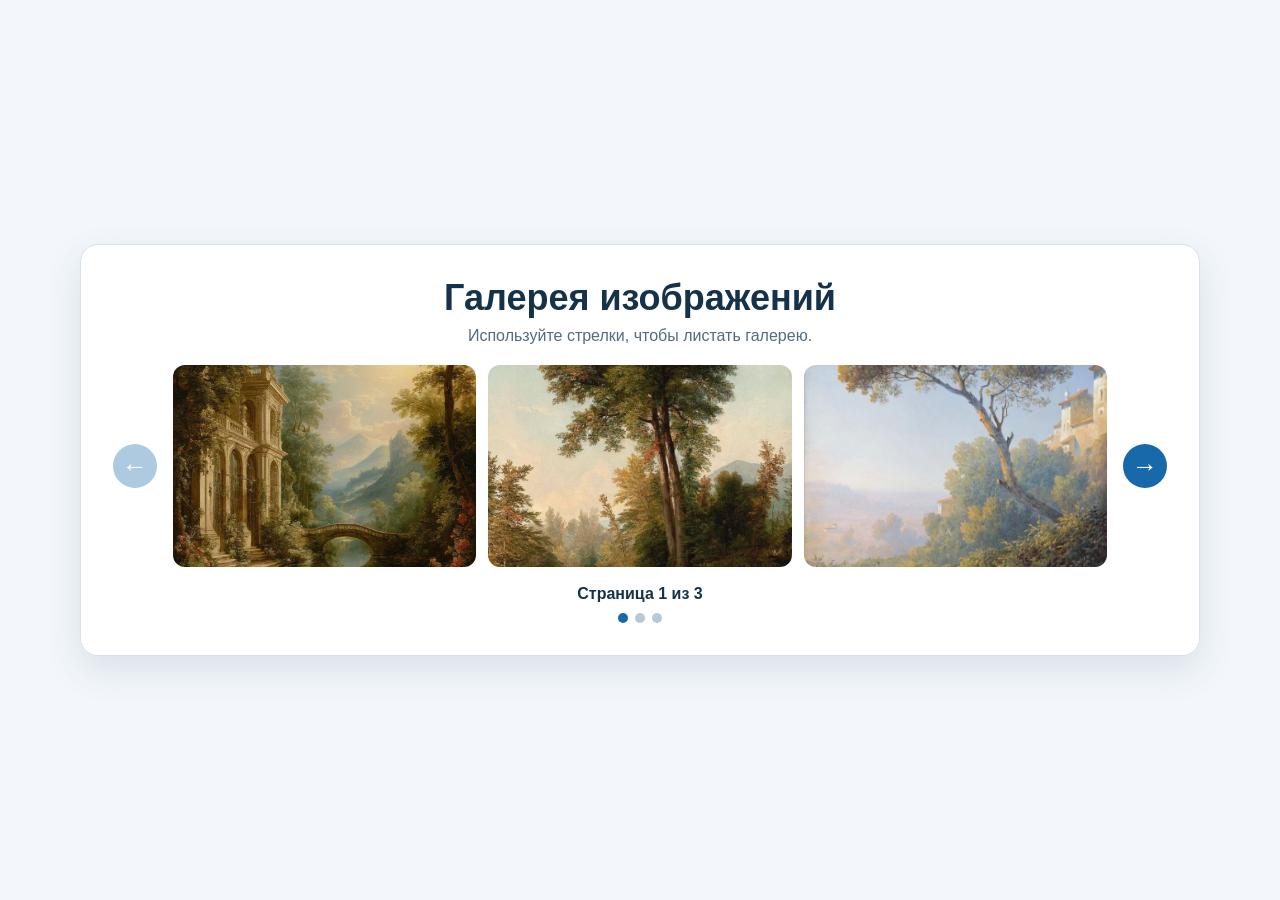
<file: index.html>
<!DOCTYPE html>
<html lang="ru">
<head>
  <meta charset="UTF-8">
  <meta name="viewport" content="width=device-width, initial-scale=1.0">
  <title>Галерея — Задание 7</title>
  <link rel="stylesheet" href="style.css">
  <script src="script.js" defer></script>
</head>
<body>
  <main class="page">
    <section class="gallery" aria-labelledby="gallery-title">
      <h1 id="gallery-title">Галерея изображений</h1>
      <p class="description">Используйте стрелки, чтобы листать галерею.</p>

      <div class="slider">
        <button
          class="slider-button slider-button-prev"
          id="prev-button"
          type="button"
          aria-label="Предыдущая страница"
        >
          <span aria-hidden="true">&#8592;</span>
        </button>

        <div class="slider-viewport" id="slider-viewport">
          <div class="slider-track" id="slider-track">
            <figure class="slide">
              <img src="1.jpg" alt="Пейзаж с архитектурой, мостом и горами">
            </figure>
            <figure class="slide">
              <img src="2.jpg" alt="Пейзаж с большим деревом и ручьём">
            </figure>
            <figure class="slide">
              <img src="3.jpg" alt="Пейзаж с сосной у виллы">
            </figure>
            <figure class="slide">
              <img src="4.jpg" alt="Лесной пейзаж с солнечным светом">
            </figure>
            <figure class="slide">
              <img src="5.jpg" alt="Пейзаж с большим деревом под облачным небом">
            </figure>
            <figure class="slide">
              <img src="6.jpg" alt="Весенний пейзаж с деревьями у воды">
            </figure>
            <figure class="slide">
              <img src="7.jpg" alt="Горный пейзаж с озером">
            </figure>
            <figure class="slide">
              <img src="8.jpg" alt="Лесной пейзаж с дорогой и экипажем">
            </figure>
          </div>
        </div>

        <button
          class="slider-button slider-button-next"
          id="next-button"
          type="button"
          aria-label="Следующая страница"
        >
          <span aria-hidden="true">&#8594;</span>
        </button>
      </div>

      <div class="pager" aria-live="polite">
        <span id="pager-text">Страница 1 из 8</span>
        <div
          class="pager-dots"
          id="pager-dots"
          aria-label="Страницы галереи"
        ></div>
      </div>
    </section>
  </main>
</body>
</html>
</file>
<file: style.css>
* {
  box-sizing: border-box;
}

body {
  margin: 0;
  font-family: Arial, Helvetica, sans-serif;
  color: #15324b;
  background: #f3f7fb;
}

.page {
  min-height: 100vh;
  display: flex;
  align-items: center;
  justify-content: center;
  padding: 24px 12px;
}

.gallery {
  width: 100%;
  max-width: 1120px;
  padding: 24px 16px;
  background: #ffffff;
  border: 1px solid #d7e2ec;
  border-radius: 18px;
  box-shadow: 0 14px 36px rgba(26, 63, 93, 0.12);
}

.gallery h1 {
  margin: 0 0 8px;
  text-align: center;
  font-size: 30px;
}

.description {
  margin: 0 0 20px;
  text-align: center;
  color: #526b7e;
}

.slider {
  display: grid;
  grid-template-columns: 44px minmax(0, 1fr) 44px;
  gap: 10px;
  align-items: center;
}

.slider-viewport {
  width: 100%;
  overflow: hidden;
  border-radius: 14px;
}

.slider-track {
  display: flex;
  transition: transform 0.35s ease;
}

.slide {
  flex: 0 0 100%;
  margin: 0;
  padding: 0;
}

.slide img {
  display: block;
  width: 100%;
  aspect-ratio: 3 / 2;
  object-fit: cover;
  border-radius: 12px;
}

.slider-button {
  width: 44px;
  height: 44px;
  border: 0;
  border-radius: 50%;
  font-size: 26px;
  line-height: 1;
  color: #ffffff;
  background: #1769aa;
  cursor: pointer;
}

.slider-button:hover,
.slider-button:focus-visible {
  background: #0f4f83;
}

.slider-button:disabled {
  cursor: default;
  opacity: 0.35;
}

.pager {
  display: flex;
  flex-direction: column;
  align-items: center;
  gap: 10px;
  margin-top: 18px;
  font-weight: 700;
}

.pager-dots {
  display: flex;
  flex-wrap: wrap;
  justify-content: center;
  gap: 7px;
}

.pager-dot {
  width: 10px;
  height: 10px;
  padding: 0;
  border: 0;
  border-radius: 50%;
  background: #b8c8d6;
}

.pager-dot.active {
  background: #1769aa;
}

@media (min-width: 768px) {
  .page {
    padding: 40px 24px;
  }

  .gallery {
    padding: 32px;
  }

  .slide {
    flex-basis: 33.333333%;
    padding: 0 6px;
  }

  .gallery h1 {
    font-size: 36px;
  }
}
</file>
